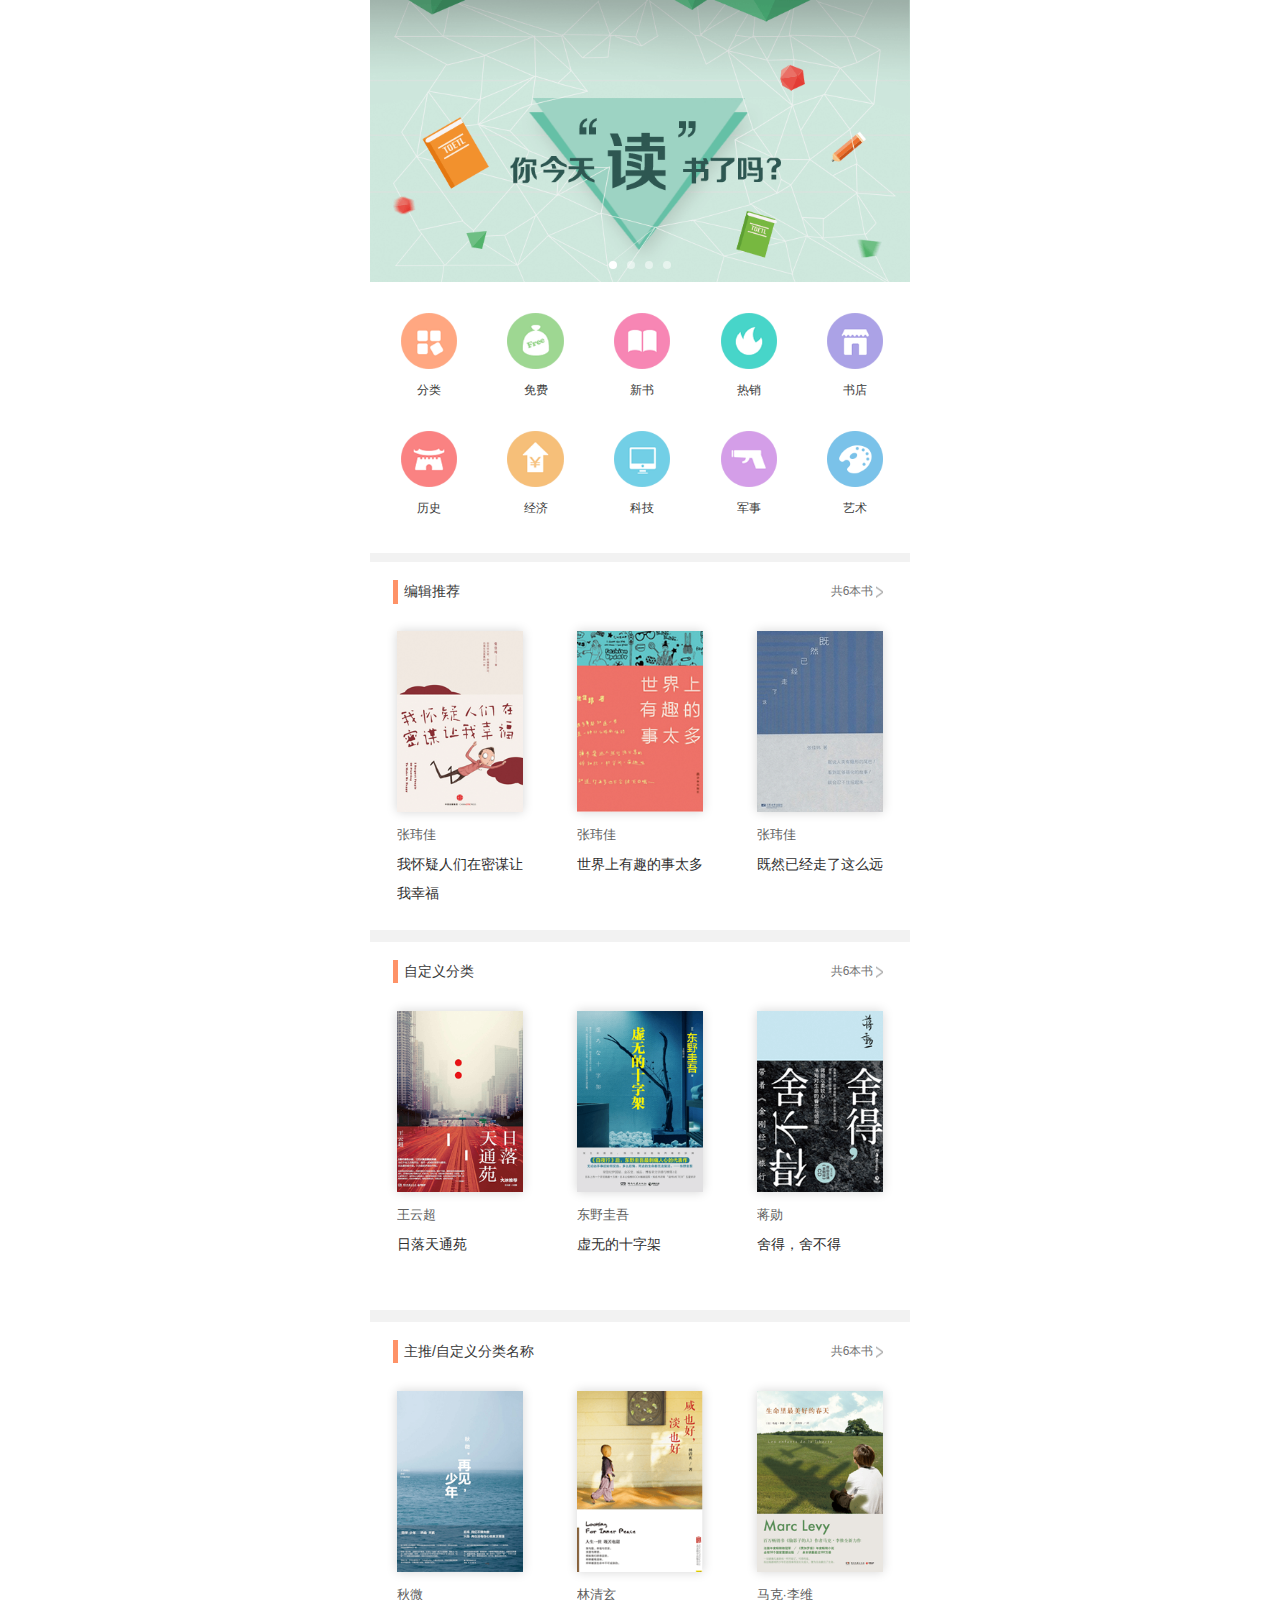
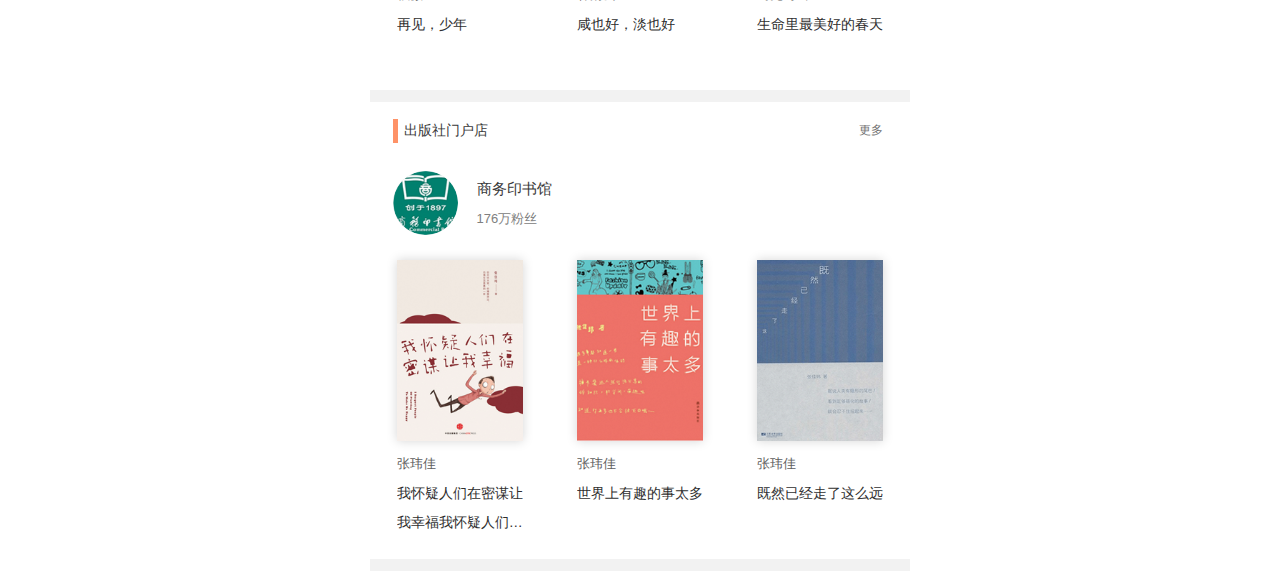
<file: index.html>
<!DOCTYPE html>
<html>
	<head>   
		<meta http-equiv="Content-Type" content="text/html; charset=utf-8" />
		<meta name="viewport" content="user-scalable=no, initial-scale=1.0,width=device-width, maximum-scale=1.0"/>
		<meta name="apple-mobile-web-app-capable" content="yes"/>
		<meta content="yes" name="apple-touch-fullscreen">
		<meta name="apple-mobile-web-app-status-bar-style" content="black"> 
		<meta content="telephone=no,email=no" name="format-detection">
		<meta http-equiv="Cache-Control" content="no-cache" />     
		<title>泛媒商城</title>
		<script src="js/flexible.js" type="text/javascript" charset="utf-8"></script>
		<link rel="stylesheet" type="text/css" href="css/style.css"/>
		<link rel="stylesheet" type="text/css" href="css/swiper.css"/> 
	</head>
	<body>
		<div class="view-box">
			<div class="content main-scroll" >
				<div class="banner-carousel swiper-container">
					<div class="swiper-wrapper">
						<div class="banner-slide swiper-slide">
							<a href="javascript:viod(0);"><img src="images/banner/bannerImg05.png"></a>
						</div>
						<div class="banner-slide swiper-slide">
							<a href="javascript:viod(0);"><img src="images/banner/bannerImg01.png"></a>
						</div>
						<div class="banner-slide swiper-slide">
							<a href="javascript:viod(0);"><img src="images/banner/bannerImg02.png"></a>
						</div>
						<div class="banner-slide swiper-slide">
							<a href="javascript:viod(0);"><img src="images/banner/bannerImg03.png"></a>
						</div>
					</div> 
					<div class="pagination swiper-pagination-bullets">
						<span></span>
						<span></span>
					</div>
				</div>
				<div class="column-box clearfix">
					<ul>
						<li>
							<a href="bookClassify.html">
								<div class="column-bg">
									<img src="images/column/columnImg01.png" />
								</div>
								<p>分类</p>
							</a>
						</li>
						<li>
							<a href="freeBook.html">
								<div class="column-bg">
									<img src="images/column/columnImg02.png" />
								</div>
								<p>免费</p>
							</a>
						</li>
						<li>
							<a href="newBook.html">
								<div class="column-bg">
									<img src="images/column/columnImg03.png" />
								</div>
								<p>新书</p>
							</a>
						</li>
						<li>
							<a href="hotSale.html">
								<div class="column-bg">
									<img src="images/column/columnImg04.png" />
								</div>
								<p>热销</p>
							</a>
						</li>
						<li>
							<a href="store.html">
								<div class="column-bg">
									<img src="images/column/columnImg05.png" />
								</div>
								<p>书店</p>
							</a>
						</li>
						<li>
							<a href="dataNone.html">
								<div class="column-bg">
									<img src="images/column/columnImg06.png" />
								</div>
								<p>历史</p>
							</a>
						</li>
						<li>
							<a href="dataNone.html">
								<div class="column-bg">
									<img src="images/column/columnImg07.png" />
								</div>
								<p>经济</p>
							</a>
						</li>
						<li>
							<a href="dataNone.html">
								<div class="column-bg">
									<img src="images/column/columnImg08.png" />
								</div>
								<p>科技</p>
							</a>
						</li>
						<li>
							<a href="dataNone.html">
								<div class="column-bg">
									<img src="images/column/columnImg09.png" />
								</div>
								<p>军事</p>
							</a>
						</li>
						<li>
							<a href="dataNone.html">
								<div class="column-bg">
									<img src="images/column/columnImg10.png" />
								</div>
								<p>艺术</p>
							</a>
						</li>
					</ul>
				</div>
				<div class="edit-recom-a">
					<div class="edit-a-title">
						<h5>编辑推荐</h5>
						<a href="javascript:void(0);">共6本书</a>
					</div>
					<div class="edit-list clearfix">
						<ul>
							<li>
								<a href="javascript:void(0);">
									<div class="book-bg">
										<img src="images/book/book01.png" />
									</div>
									<span>张玮佳</span>
									<p>我怀疑人们在密谋让我幸福</p>
								</a>
							</li>
							<li>
								<a href="javascript:void(0);">
									<div class="book-bg">
										<img src="images/book/book02.png" />
									</div>
									<span>张玮佳</span>
									<p>世界上有趣的事太多</p>
								</a>
							</li>
							<li>
								<a href="javascript:void(0);">
									<div class="book-bg">
										<img src="images/book/book03.png" />
									</div>
									<span>张玮佳</span>
									<p>既然已经走了这么远</p>
								</a>
							</li>
						</ul>
					</div>
				</div>
				<div class="edit-recom-a">
					<div class="edit-a-title">
						<h5>自定义分类</h5>
						<a href="javascript:void(0);">共6本书</a>
					</div>
					<div class="edit-list clearfix">
						<ul>
							<li>
								<a href="javascript:void(0);">
									<div class="book-bg">
										<img src="images/book/book04.png" />
									</div>
									<span>王云超</span>
									<p>日落天通苑</p>
								</a>
							</li>
							<li>
								<a href="javascript:void(0);">
									<div class="book-bg">
										<img src="images/book/book05.png" />
									</div>
									<span>东野圭吾</span>
									<p>虚无的十字架</p>
								</a>
							</li>
							<li>
								<a href="javascript:void(0);">
									<div class="book-bg">
										<img src="images/book/book06.png" />
									</div>
									<span>蒋勋</span>
									<p>舍得，舍不得</p>
								</a>
							</li>
						</ul>
					</div>
				</div>
				<div class="edit-recom-a">
					<div class="edit-a-title">
						<h5>主推/自定义分类名称</h5>
						<a href="javascript:void(0);">共6本书</a>
					</div>
					<div class="edit-list clearfix">
						<ul>
							<li>
								<a href="javascript:void(0);">
									<div class="book-bg">
										<img src="images/book/book07.png" />
									</div>
									<span>秋微</span>
									<p>再见，少年</p>
								</a>
							</li>
							<li>
								<a href="javascript:void(0);">
									<div class="book-bg">
										<img src="images/book/book08.png" />
									</div>
									<span>林清玄</span>
									<p>咸也好，淡也好</p>
								</a>
							</li>
							<li>
								<a href="javascript:void(0);">
									<div class="book-bg">
										<img src="images/book/book09.png" />
									</div>
									<span>马克·李维</span>
									<p>生命里最美好的春天</p>
								</a>
							</li>
						</ul>
					</div>
				</div>
				<div class="edit-recom-b">
					<div class="edit-b-title">
						<h5>出版社门户店</h5>
						<a href="javascript:void(0);">更多</a>
					</div>
					<div class="publisher-b">
						<div class="publisher-bg">
							<img src="images/logo/logo01.png" />
						</div>
						<div class="publisher-b-info">
							<p>商务印书馆</p>
							<a>176万粉丝</a>
						</div>
					</div>
					<div class="edit-list clearfix">
						<ul>
							<li>
								<a href="javascript:void(0);">
									<div class="book-bg">
										<img src="images/book/book01.png" />
									</div>
									<span>张玮佳</span>
									<p>我怀疑人们在密谋让我幸福我怀疑人们在密谋让我幸福</p>
								</a>
							</li>
							<li>
								<a href="javascript:void(0);">
									<div class="book-bg">
										<img src="images/book/book02.png" />
									</div>
									<span>张玮佳</span>
									<p>世界上有趣的事太多</p>
								</a>
							</li>
							<li>
								<a href="javascript:void(0);">
									<div class="book-bg">
										<img src="images/book/book03.png" />
									</div>
									<span>张玮佳</span>
									<p>既然已经走了这么远</p>
								</a>
							</li>
						</ul>
					</div>
				</div>
			</div>
		</div>
		<script src="js/swiper.min.js" type="text/javascript" charset="utf-8"></script>
		<script type="text/javascript">
			var mySwiper = new Swiper('.swiper-container',{
			    loop: true,
			    pagination: '.pagination',
    			paginationClickable: '.pagination',
			});  
			setInterval("mySwiper.slideNext()", 2000);
		</script>
	</body>
</html>
</file>
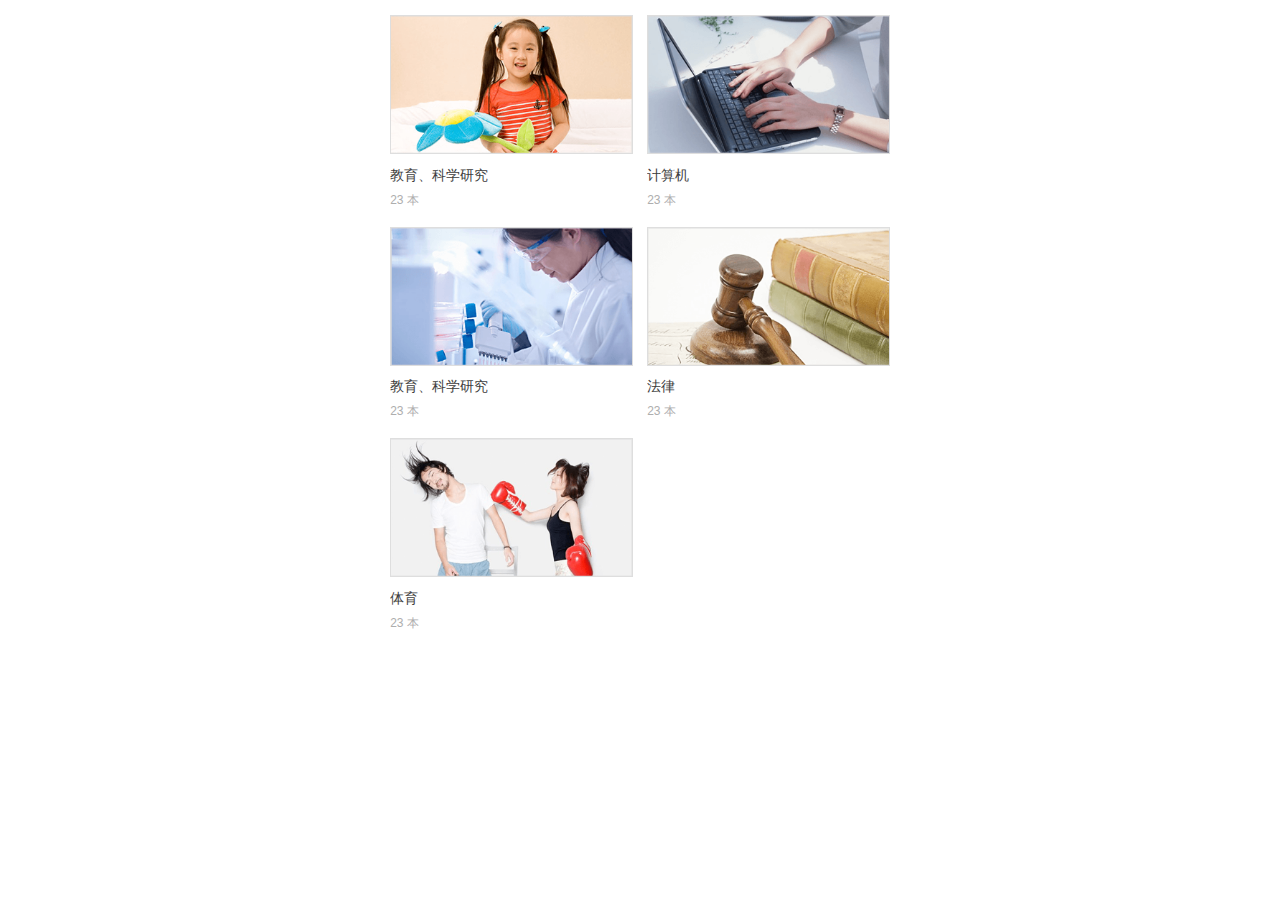
<file: bookClassify.html>
<!DOCTYPE html>
<html>
	<head>   
		<meta http-equiv="Content-Type" content="text/html; charset=utf-8" />
		<meta name="viewport" content="user-scalable=no, initial-scale=1.0,width=device-width, maximum-scale=1.0"/>
		<meta name="apple-mobile-web-app-capable" content="yes"/>
		<meta content="yes" name="apple-touch-fullscreen">
		<meta name="apple-mobile-web-app-status-bar-style" content="black"> 
		<meta content="telephone=no,email=no" name="format-detection">
		<meta http-equiv="Cache-Control" content="no-cache" />     
		<title>泛媒商城-图书分类</title>
		<script src="js/flexible.js" type="text/javascript" charset="utf-8"></script>
		<link rel="stylesheet" type="text/css" href="css/style.css"/>
		<link rel="stylesheet" type="text/css" href="css/swiper.css"/>
	</head>
	<body>
		<div class="view-box">
			<!--<div class="classiy-head">
				<a class="return" href="index.html"></a>
				<h4>
					<em>图书分类</em>
				</h4>
			</div>-->
			<div class="content main-scroll">
				<div class="classiy-list">
					<ul class="clearfix">
						<li>
							<a href="bookClassifyDetail.html">
								<div class="img-bg">
									<img src="images/classify/classify01.png" />
								</div>
								<p>教育、科学研究</p>
								<span>23</span>
								<span>本</span>
							</a>
						</li>
						<li>
							<a href="bookClassifyDetail.html">
								<div class="img-bg">
									<img src="images/classify/classify02.png" />
								</div>
								<p>计算机</p>
								<span>23</span>
								<span>本</span>
							</a>
						</li>
						<li>
							<a href="bookClassifyDetail.html">
								<div class="img-bg">
									<img src="images/classify/classify03.png" />
								</div>
								<p>教育、科学研究</p>
								<span>23</span>
								<span>本</span>
							</a>
						</li>
						<li>
							<a href="bookClassifyDetail.html">
								<div class="img-bg">
									<img src="images/classify/classify04.png" />
								</div>
								<p>法律</p>
								<span>23</span>
								<span>本</span>
							</a>
						</li>
						<li>
							<a href="bookClassifyDetail.html">
								<div class="img-bg">
									<img src="images/classify/classify05.png" />
								</div>
								<p>体育</p>
								<span>23</span>
								<span>本</span>
							</a>
						</li>
					</ul>
				</div>
			</div>
		</div>
	</body>
</html>
</file>
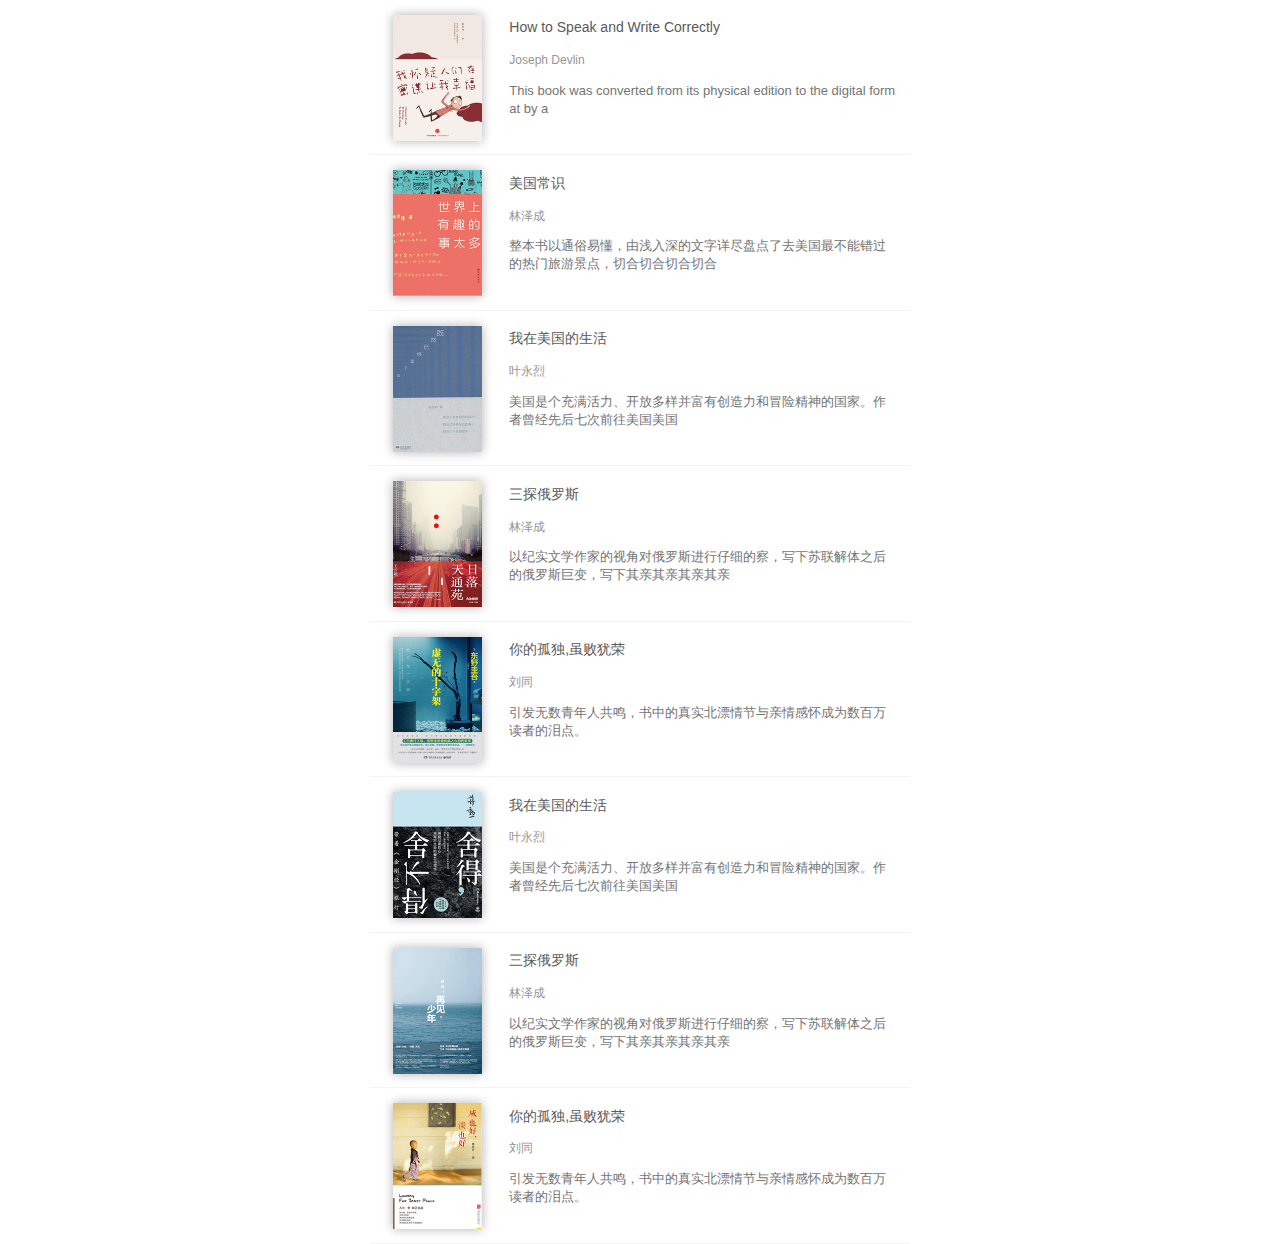
<file: bookClassifyDetail.html>
<!DOCTYPE html>
<html>
	<head>   
		<meta http-equiv="Content-Type" content="text/html; charset=utf-8" />
		<meta name="viewport" content="user-scalable=no, initial-scale=1.0,width=device-width, maximum-scale=1.0"/>
		<meta name="apple-mobile-web-app-capable" content="yes"/>
		<meta content="yes" name="apple-touch-fullscreen">
		<meta name="apple-mobile-web-app-status-bar-style" content="black"> 
		<meta content="telephone=no,email=no" name="format-detection">
		<meta http-equiv="Cache-Control" content="no-cache" />     
		<title>泛媒商城-图书分类</title>
		<script src="js/flexible.js" type="text/javascript" charset="utf-8"></script>
		<link rel="stylesheet" type="text/css" href="css/style.css"/>
		<link rel="stylesheet" type="text/css" href="css/swiper.css"/>
	</head>
	<body>
		<div class="view-box">
			<!--<div class="classiy-head">
				<a class="return" href="bookClassify.html"></a>
				<h3>
					<em>计算机</em>
					<em>─</em>
					<em>语言及程序设计</em>
				</h3>
				<a class="menu" id="menu"></a>
			</div>
			<div class="menu-list" id="menu-list" style="display: none;">
				<ul class="clearfix">
					<li>全部<a>(823)</a></li>
					<li>计算机原理<a>(23)</a></li>
					<li>辅助设计<a>(8)</a></li>
					<li>图形图像、多媒体<a>(13)</a></li>
					<li>操作系统<a>(36)</a></li>
					<li>计算机网络<a>(12)</a></li>
					<li>办公自动化<a>(34)</a></li>
					<li>软件<a>(52)</a></li>
				</ul>
			</div>
			<div class="bg" id="bg" style="display: none;"></div>-->
			<div class="content main-scroll">
				<div class="detail-list clearfix">
					<dl>
						<dt><img src="images/book/book01.png" /></dt>
						<dd>
							<h5>How to Speak and Write Correctly</h5>
							<a>Joseph Devlin  </a>
							<p>This book was converted from its physical edition to the digital format by a </p>
						</dd>
					</dl>
					<dl>
						<dt><img src="images/book/book02.png" /></dt>
						<dd>
							<h5>美国常识</h5>
							<a>林泽成 </a>
							<p>整本书以通俗易懂，由浅入深的文字详尽盘点了去美国最不能错过的热门旅游景点，切合切合切合切合</p>
						</dd>
					</dl>
					<dl>
						<dt><img src="images/book/book03.png" /></dt>
						<dd>
							<h5>我在美国的生活</h5>
							<a>叶永烈  </a>
							<p>美国是个充满活力、开放多样并富有创造力和冒险精神的国家。作者曾经先后七次前往美国美国</p>
						</dd>
					</dl>
					<dl>
						<dt><img src="images/book/book04.png" /></dt>
						<dd>
							<h5>三探俄罗斯</h5>
							<a>林泽成 </a>
							<p>以纪实文学作家的视角对俄罗斯进行仔细的察，写下苏联解体之后的俄罗斯巨变，写下其亲其亲其亲其亲</p>
						</dd>
					</dl>
					<dl>
						<dt><img src="images/book/book05.png" /></dt>
						<dd>
							<h5>你的孤独,虽败犹荣</h5>
							<a>刘同</a>
							<p>引发无数青年人共鸣，书中的真实北漂情节与亲情感怀成为数百万读者的泪点。</p>
						</dd>
					</dl>
					<dl>
						<dt><img src="images/book/book06.png" /></dt>
						<dd>
							<h5>我在美国的生活</h5>
							<a>叶永烈  </a>
							<p>美国是个充满活力、开放多样并富有创造力和冒险精神的国家。作者曾经先后七次前往美国美国</p>
						</dd>
					</dl>
					<dl>
						<dt><img src="images/book/book07.png" /></dt>
						<dd>
							<h5>三探俄罗斯</h5>
							<a>林泽成 </a>
							<p>以纪实文学作家的视角对俄罗斯进行仔细的察，写下苏联解体之后的俄罗斯巨变，写下其亲其亲其亲其亲</p>
						</dd>
					</dl>
					<dl>
						<dt><img src="images/book/book08.png" /></dt>
						<dd>
							<h5>你的孤独,虽败犹荣</h5>
							<a>刘同</a>
							<p>引发无数青年人共鸣，书中的真实北漂情节与亲情感怀成为数百万读者的泪点。</p>
						</dd>
					</dl>
				</div>
			</div>
		</div>
	</body>
</html>
</file>
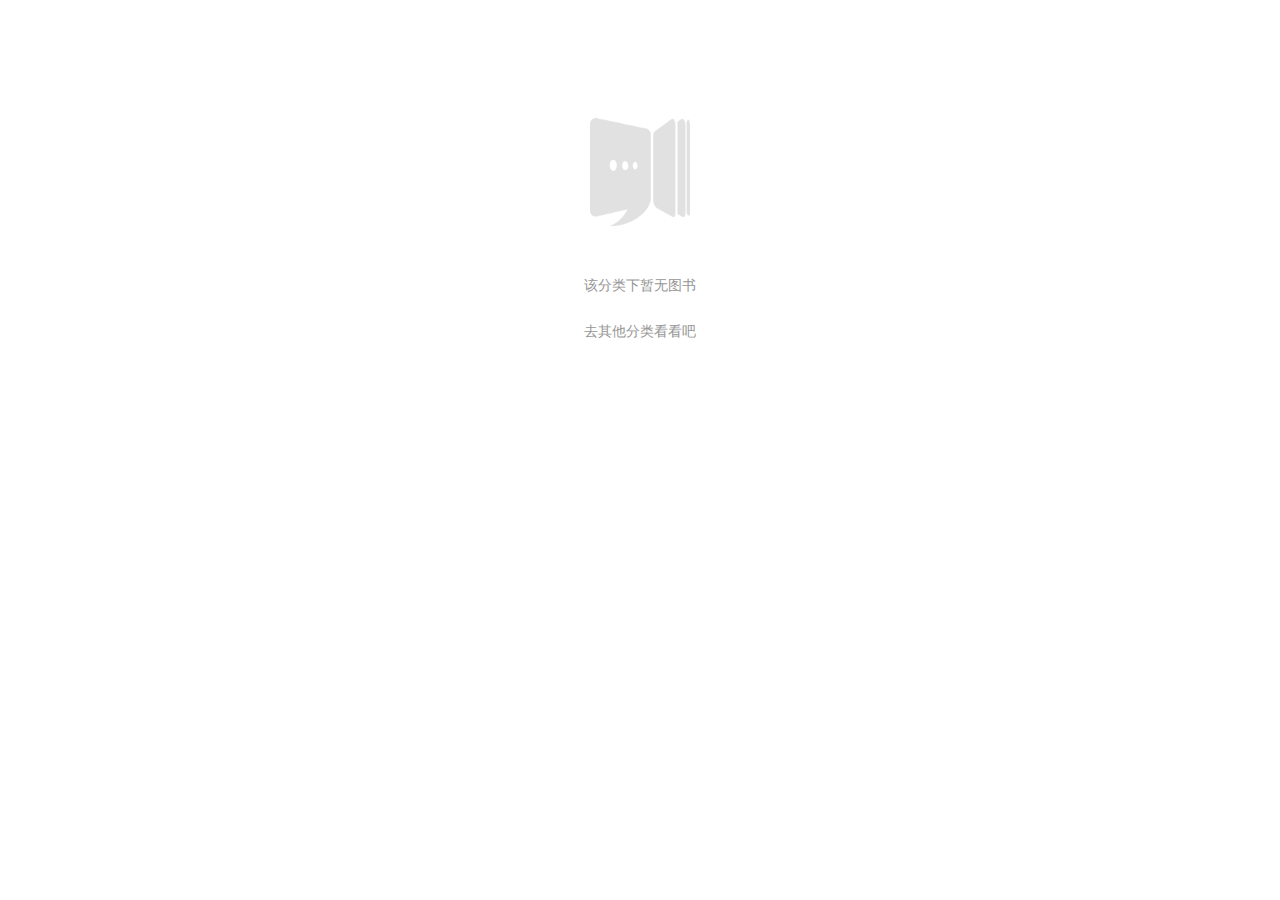
<file: dataNone.html>
<!DOCTYPE html>
<html>
	<head>   
		<meta http-equiv="Content-Type" content="text/html; charset=utf-8" />
		<meta name="viewport" content="user-scalable=no, initial-scale=1.0,width=device-width, maximum-scale=1.0"/>
		<meta name="apple-mobile-web-app-capable" content="yes"/>
		<meta content="yes" name="apple-touch-fullscreen">
		<meta name="apple-mobile-web-app-status-bar-style" content="black"> 
		<meta content="telephone=no,email=no" name="format-detection">
		<meta http-equiv="Cache-Control" content="no-cache" />     
		<title>泛媒商城-无数据</title>
		<script src="js/flexible.js" type="text/javascript" charset="utf-8"></script>
		<link rel="stylesheet" type="text/css" href="css/style.css"/>
		<link rel="stylesheet" type="text/css" href="css/swiper.css"/>
	</head>
	<body>
		<div class="view-box">
			<!--<div class="classiy-head">
				<a class="return" href="index.html"></a>
				<h4>
					<em>新书上架</em>
				</h4>
			</div>-->
			<div class="content main-scroll">
				<div class="data-none">
					<img src="images/dataNone.png"/>
					<p>该分类下暂无图书<br/>去其他分类看看吧</p>
				</div>
			</div>
		</div>
	</body>
</html>
</file>
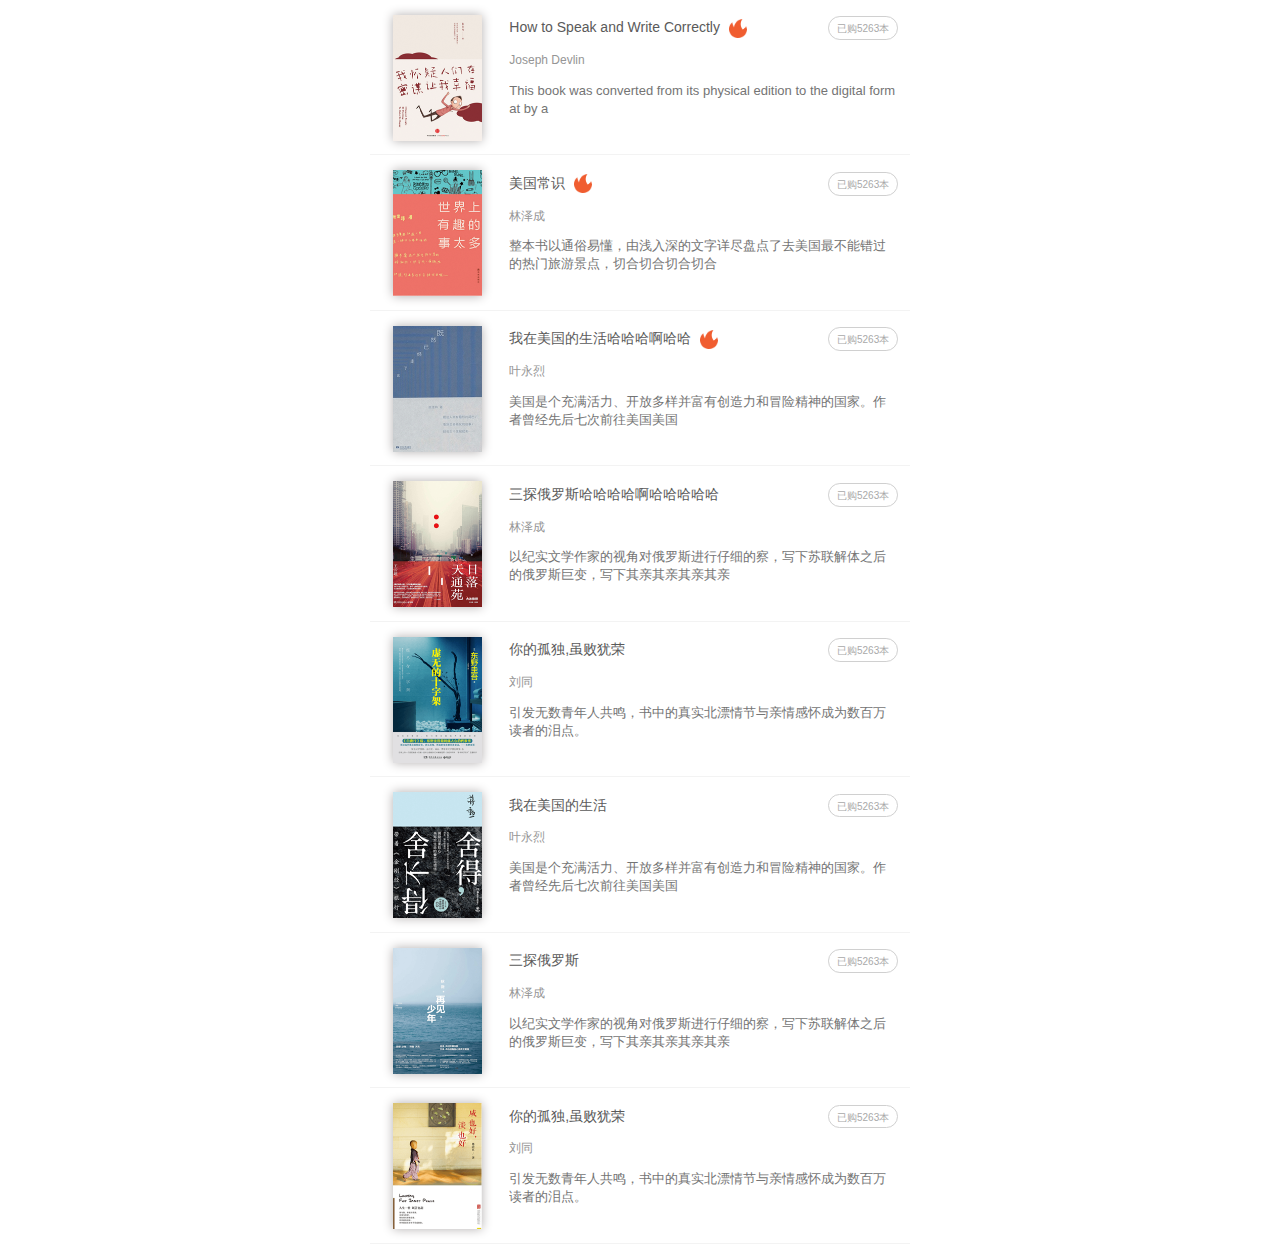
<file: hotSale.html>
<!DOCTYPE html>
<html>
	<head>   
		<meta http-equiv="Content-Type" content="text/html; charset=utf-8" />
		<meta name="viewport" content="user-scalable=no, initial-scale=1.0,width=device-width, maximum-scale=1.0"/>
		<meta name="apple-mobile-web-app-capable" content="yes"/>
		<meta content="yes" name="apple-touch-fullscreen">
		<meta name="apple-mobile-web-app-status-bar-style" content="black"> 
		<meta content="telephone=no,email=no" name="format-detection">
		<meta http-equiv="Cache-Control" content="no-cache" />     
		<title>泛媒商城-热销图书</title>
		<script src="js/flexible.js" type="text/javascript" charset="utf-8"></script>
		<link rel="stylesheet" type="text/css" href="css/style.css"/>
		<link rel="stylesheet" type="text/css" href="css/swiper.css"/>
	</head>
	<body>
		<div class="view-box">
			<!--<div class="classiy-head">
				<a class="return" href="index.html"></a>
				<h4>
					<em>热销图书</em> 
				</h4>
			</div>-->
			<div class="content main-scroll">
				<div class="detail-list clearfix">
					<dl>
						<dt><img src="images/book/book01.png" /></dt>
						<dd>
							<div class="hot-title">
								<h5>How to Speak and Write Correctly</h5> 
								<a>已购5263本</a>
							</div>
							<a>Joseph Devlin  </a>
							<p>This book was converted from its physical edition to the digital format by a </p>
						</dd>
					</dl>
					<dl>
						<dt><img src="images/book/book02.png" /></dt>
						<dd>
							<div class="hot-title">
								<h5>美国常识</h5> 
								<a>已购5263本</a>
							</div>
							<a>林泽成 </a>
							<p>整本书以通俗易懂，由浅入深的文字详尽盘点了去美国最不能错过的热门旅游景点，切合切合切合切合</p>
						</dd>
					</dl>
					<dl>
						<dt><img src="images/book/book03.png" /></dt>
						<dd>
							<div class="hot-title">
								<h5>我在美国的生活哈哈哈啊哈哈</h5> 
								<a>已购5263本</a>
							</div>
							<a>叶永烈  </a>
							<p>美国是个充满活力、开放多样并富有创造力和冒险精神的国家。作者曾经先后七次前往美国美国</p>
						</dd>
					</dl>
					<dl>
						<dt><img src="images/book/book04.png" /></dt>
						<dd>
							<div class="hot-title">
								<h5>三探俄罗斯哈哈哈哈啊哈哈哈哈哈</h5>
								<a>已购5263本</a>
							</div>
							<a>林泽成 </a>
							<p>以纪实文学作家的视角对俄罗斯进行仔细的察，写下苏联解体之后的俄罗斯巨变，写下其亲其亲其亲其亲</p>
						</dd>
					</dl>
					<dl>
						<dt><img src="images/book/book05.png" /></dt>
						<dd>
							<div class="hot-title">
								<h5>你的孤独,虽败犹荣</h5>
								<a>已购5263本</a>
							</div>
							<a>刘同</a>
							<p>引发无数青年人共鸣，书中的真实北漂情节与亲情感怀成为数百万读者的泪点。</p>
						</dd>
					</dl>
					<dl>
						<dt><img src="images/book/book06.png" /></dt>
						<dd>
							<div class="hot-title">
								<h5>我在美国的生活</h5>
								<a>已购5263本</a>
							</div>
							<a>叶永烈  </a>
							<p>美国是个充满活力、开放多样并富有创造力和冒险精神的国家。作者曾经先后七次前往美国美国</p>
						</dd>
					</dl>
					<dl>
						<dt><img src="images/book/book07.png" /></dt>
						<dd>
							<div class="hot-title">
								<h5>三探俄罗斯</h5>
								<a>已购5263本</a>
							</div>
							<a>林泽成 </a>
							<p>以纪实文学作家的视角对俄罗斯进行仔细的察，写下苏联解体之后的俄罗斯巨变，写下其亲其亲其亲其亲</p>
						</dd>
					</dl>
					<dl>
						<dt><img src="images/book/book08.png" /></dt>
						<dd>
							<div class="hot-title">
								<h5>你的孤独,虽败犹荣</h5>
								<a>已购5263本</a>
							</div>
							<a>刘同</a>
							<p>引发无数青年人共鸣，书中的真实北漂情节与亲情感怀成为数百万读者的泪点。</p>
						</dd>
					</dl>
				</div>
			</div>
		</div>
	</body>
</html>
</file>
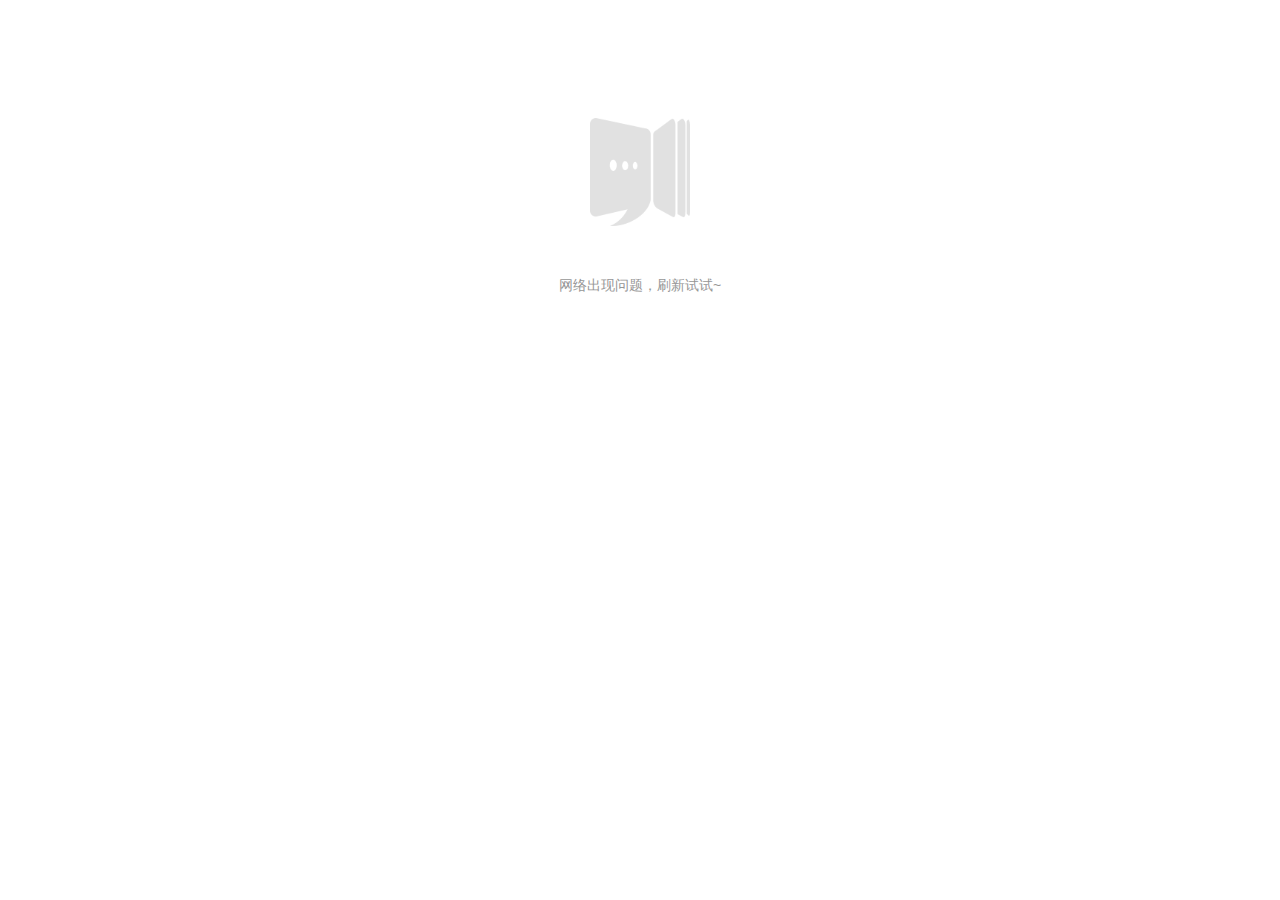
<file: networkFault.html>
<!DOCTYPE html>
<html>
	<head>   
		<meta http-equiv="Content-Type" content="text/html; charset=utf-8" />
		<meta name="viewport" content="user-scalable=no, initial-scale=1.0,width=device-width, maximum-scale=1.0"/>
		<meta name="apple-mobile-web-app-capable" content="yes"/>
		<meta content="yes" name="apple-touch-fullscreen">
		<meta name="apple-mobile-web-app-status-bar-style" content="black"> 
		<meta content="telephone=no,email=no" name="format-detection">
		<meta http-equiv="Cache-Control" content="no-cache" />     
		<title>泛媒商城-网络故障</title>
		<script src="js/flexible.js" type="text/javascript" charset="utf-8"></script>
		<link rel="stylesheet" type="text/css" href="css/style.css"/>
		<link rel="stylesheet" type="text/css" href="css/swiper.css"/>
	</head>
	<body>
		<div class="view-box">
			<div class="content main-scroll">
				<div class="data-none">
					<img src="images/dataNone.png"/>
					<p>网络出现问题，刷新试试~</p>
				</div>
			</div>
		</div>
	</body>
</html>
</file>
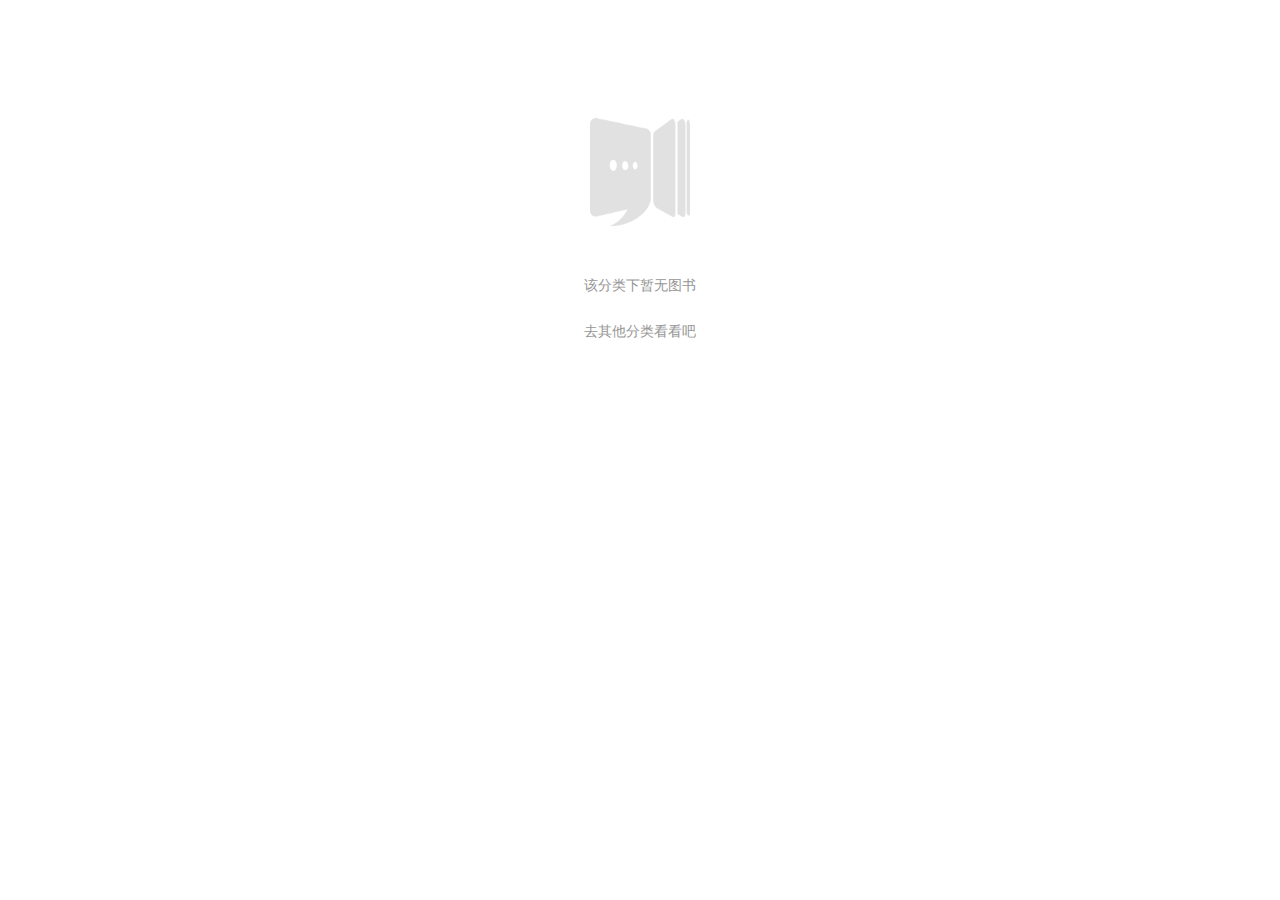
<file: newBook.html>
<!DOCTYPE html>
<html>
	<head>   
		<meta http-equiv="Content-Type" content="text/html; charset=utf-8" />
		<meta name="viewport" content="user-scalable=no, initial-scale=1.0,width=device-width, maximum-scale=1.0"/>
		<meta name="apple-mobile-web-app-capable" content="yes"/>
		<meta content="yes" name="apple-touch-fullscreen">
		<meta name="apple-mobile-web-app-status-bar-style" content="black"> 
		<meta content="telephone=no,email=no" name="format-detection">
		<meta http-equiv="Cache-Control" content="no-cache" />     
		<title>泛媒商城-新书上架</title>
		<script src="js/flexible.js" type="text/javascript" charset="utf-8"></script>
		<link rel="stylesheet" type="text/css" href="css/style.css"/>
		<link rel="stylesheet" type="text/css" href="css/swiper.css"/>
	</head>
	<body>
		<div class="view-box">
			<!--<div class="classiy-head">
				<a class="return" href="index.html"></a>
				<h4>
					<em>新书上架</em>
				</h4>
			</div>-->
			<div class="content main-scroll">
				<div class="data-none">
					<img src="images/dataNone.png"/>
					<p>该分类下暂无图书<br/>去其他分类看看吧</p>
				</div>
			</div>
		</div>
	</body>
</html>
</file>
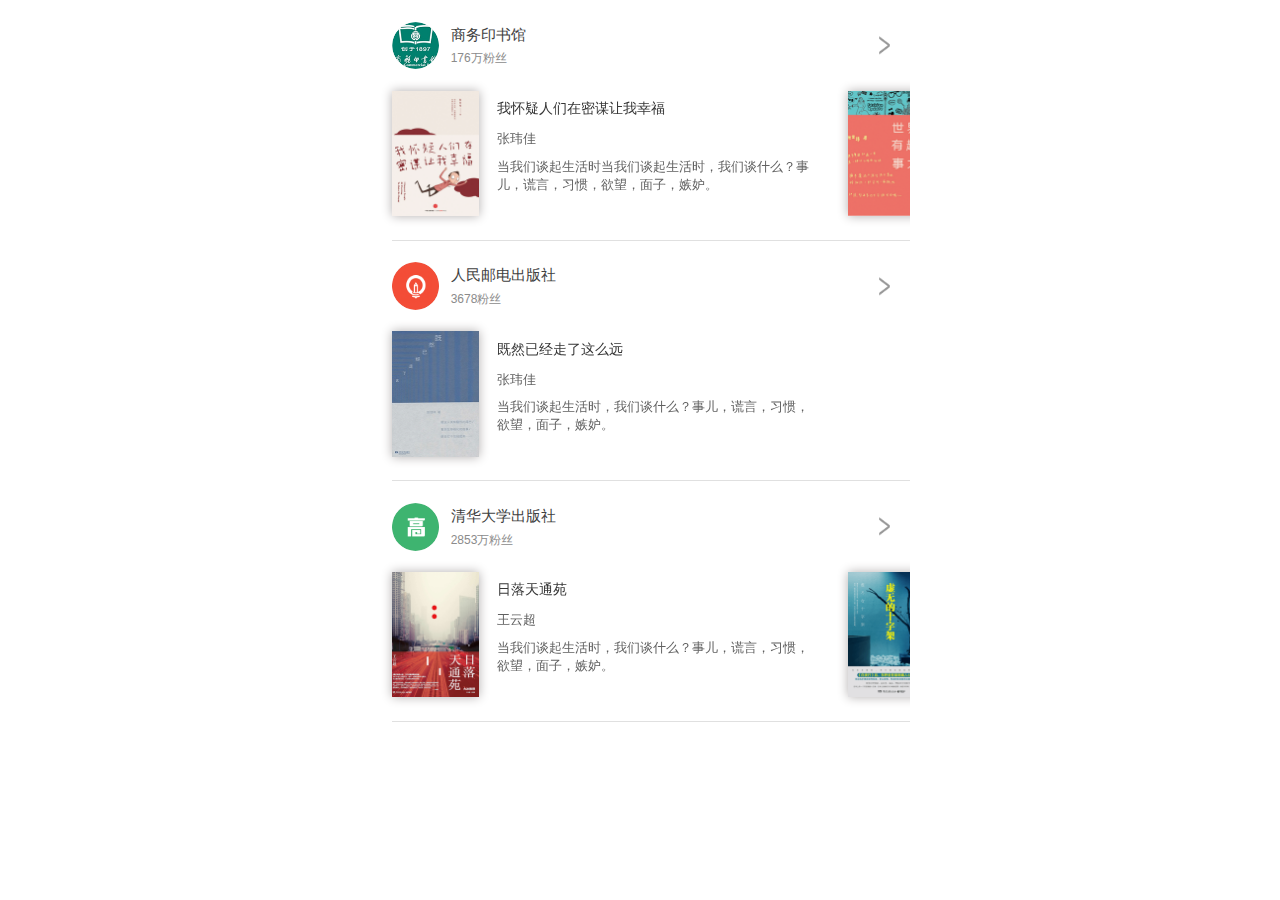
<file: store.html>
<!DOCTYPE html>
<html>
	<head>   
		<meta http-equiv="Content-Type" content="text/html; charset=utf-8" />
		<meta name="viewport" content="user-scalable=no, initial-scale=1.0,width=device-width, maximum-scale=1.0"/>
		<meta name="apple-mobile-web-app-capable" content="yes"/>
		<meta content="yes" name="apple-touch-fullscreen">
		<meta name="apple-mobile-web-app-status-bar-style" content="black"> 
		<meta content="telephone=no,email=no" name="format-detection">
		<meta http-equiv="Cache-Control" content="no-cache" />     
		<title>泛媒商城-图书商店</title>
		<script src="js/flexible.js" type="text/javascript" charset="utf-8"></script>
		<link rel="stylesheet" type="text/css" href="css/style.css"/>
		<link rel="stylesheet" type="text/css" href="css/swiper.css"/>
	</head>
	<body>
		<div class="view-box">
			<!--<div class="classiy-head">
				<a class="return" href="index.html"></a>
				<h4>
					<em>出版社门户店</em>
				</h4>
			</div>-->
			<div class="content main-scroll">
				<div class="store-list">
					<!--出版社门户店-begin-->
					<div class="store-content">
						<div class="store-title">
							<div class="store-bg">
								<img src="images/logo/logo01.png" />
							</div>
							<div class="store-info">
								<p>商务印书馆</p>
								<a>176万粉丝</a>
							</div>
							<div class="store-in"></div>
						</div>
						<div class="store-book-list">
							<div class="store-container swiper-container">
								<div class="swiper-wrapper">
									<!--swiper-slide为一本书-->
									<div class="swiper-slide">
										<dl>
											<dt>
												<img src="images/book/book01.png" />
											</dt>
											<dd>
												<h6>我怀疑人们在密谋让我幸福</h6>
												<span>张玮佳</span>
												<p>当我们谈起生活时当我们谈起生活时，我们谈什么？事儿，谎言，习惯，欲望，面子，嫉妒。</p>
											</dd>
										</dl>
									</div>
									<!--swiper-slide为一本书-->
									<div class="swiper-slide">
										<dl>
											<dt>
												<img src="images/book/book02.png" />
											</dt>
											<dd>
												<h6>世界上有趣的事太多</h6>
												<span>张玮佳</span>
												<p>当我们谈起生活时，我们谈什么？事儿，谎言，习惯，欲望，面子，嫉妒。</p>
											</dd>
										</dl>	
									</div>
									<!--swiper-slide为一本书-->
									<div class="swiper-slide">
										<dl>
											<dt>
												<img src="images/book/book06.png" />
											</dt>
											<dd>
												<h6>舍得，舍不得</h6>
												<span>蒋勋</span>
												<p>当我们谈起生活时，我们谈什么？事儿，谎言，习惯，欲望，面子，嫉妒。</p>
											</dd>
										</dl>	
									</div>
								</div>
							</div>
						</div>
					</div>
					<!--出版社门户店-end-->
					<!--出版社门户店-begin-->
					<div class="store-content">
						<div class="store-title">
							<div class="store-bg">
								<img src="images/logo/logo02.png" />
							</div>
							<div class="store-info">
								<p>人民邮电出版社</p>
								<a>3678粉丝</a>
							</div>
							<div class="store-in"></div>
						</div>
						<div class="store-book-list">
							<div class="store-container swiper-container">
								<div class="swiper-wrapper">
									<!--swiper-slide为一本书-->
									<div class="swiper-slide">
										<dl>
											<dt>
												<img src="images/book/book03.png" />
											</dt>
											<dd>
												<h6>既然已经走了这么远</h6>
												<span>张玮佳</span>
												<p>当我们谈起生活时，我们谈什么？事儿，谎言，习惯，欲望，面子，嫉妒。</p>
											</dd>
										</dl>
									</div>
								</div>
							</div>
						</div>
					</div>
					<!--出版社门户店-end-->
					<!--出版社门户店-begin-->
					<div class="store-content">
						<div class="store-title">
							<div class="store-bg">
								<img src="images/logo/logo03.png" />
							</div>
							<div class="store-info">
								<p>清华大学出版社</p>
								<a>2853万粉丝</a>
							</div>
							<div class="store-in"></div>
						</div>
						<div class="store-book-list">
							<div class="store-container swiper-container">
								<div class="swiper-wrapper">
									<!--swiper-slide为一本书-->
									<div class="swiper-slide">
										<dl>
											<dt>
												<img src="images/book/book04.png" />
											</dt>
											<dd>
												<h6>日落天通苑</h6>
												<span>王云超</span>
												<p>当我们谈起生活时，我们谈什么？事儿，谎言，习惯，欲望，面子，嫉妒。</p>
											</dd>
										</dl>
									</div>
									<!--swiper-slide为一本书-->
									<div class="swiper-slide">
										<dl>
											<dt>
												<img src="images/book/book05.png" />
											</dt>
											<dd>
												<h6>虚无的十字架</h6>
												<span>东野圭吾</span>
												<p>当我们谈起生活时，我们谈什么？事儿，谎言，习惯，欲望，面子，嫉妒。</p>
											</dd>
										</dl>	
									</div>
								</div>
							</div>
						</div>
					</div>
					<!--出版社门户店-end-->
				</div>
			</div>
		</div>
		<script src="js/swiper.min.js" type="text/javascript" charset="utf-8"></script>
		<script type="text/javascript">
			var mySwiper = new Swiper('.swiper-container',{
        		slidesPerView: 'auto',
        		spaceBetween: 24,
			});  
		</script>
	</body>
</html>
</file>
<file: css/style.css>
@charset 'UTF-8';
/*cssReset*/
html{ color: #000; /*background: #f2f2f2;*/ -webkit-text-size-adjust: 100%; -ms-text-size-adjust: 100%}
article,aside,blockquote,body,button,code,dd,details,div,dl,dt,fieldset,figcaption,figure,footer,form,h1,h2,h3,h4,h5,h6,header,hgroup,hr,input,legend,li,menu,nav,ol,p,pre,section,td,textarea,th,ul { margin: 0; padding: 0; -webkit-tap-highlight-color: rgba(0,0,0,0); -webkit-touch-callout:none; -webkit-user-select:none; -khtml-user-select:none; -moz-user-select:none; -ms-user-select:none; user-select:none;}
input,select,textarea { font-size: 100%; }
table { border-collapse: collapse; border-spacing: 0; }
fieldset,img { border: 0; }
abbr,acronym { border: 0; font-variant: normal; }
del { text-decoration: line-through; }
address,caption,cite,code,dfn,em,th,var { font-style: normal; font-weight: 500; }
ol,ul { list-style: none; }
caption,th { text-align: left; }
h1,h2,h3,h4,h5,h6 { font-size: 100%; font-weight: 500;}
q:after,q:before { content: ''; }
sub,sup { font-size: 75%; line-height: 0; position: relative; vertical-align: baseline; }
a,ins { text-decoration: none; }
body{ font-family: "Helvetica Neue",Helvetica,Arial,sans-serif; }
/*clearfix*/
.clearfix:before, .clearfix:after { content:""; display:table; }
.clearfix:after { clear:both; overflow:hidden;}
.clearfix { zoom:1;}
.view-box{ width: 100%; /*height: auto; overflow: auto; -webkit-overflow-scrolling:touch;*/ }
/*#main-scroll{ overflow: scroll; -webkit-overflow-scrolling: touch; -webkit-transform: translate3d(0,0,0)}*/
.content{ width: 10rem; margin: 0 auto; height: auto;}
.banner-carousel{width: 100%; height: 5.2267rem;}
.banner-slide{ display: block; width: 10rem; height: 100%; float: left; background: #f0f0f0;}
.banner-slide a{ display: block; width: 100%; height: 100%; vertical-align: middle; overflow: hidden;}
.banner-slide img{ width: 100%; height: 100%; border: 0;}
/*column-box*/
.column-box{ width: 10rem; height: auto; padding-top: 0.24rem; padding-bottom: 0.4267rem; background: #fff; border-bottom: 9px solid #f2f2f2;}
.column-box ul{ box-sizing: border-box; width: 100%; height: 100%; padding-left: 0.1067rem; }
.column-box ul li{ box-sizing: border-box; width: 1.9733rem; padding: 0.3333rem 0.4667rem 0 0.4667rem; float: left;}
.column-box ul li a{ display: block;}
.column-bg{ background: #f0f0f0; width: 1.04rem; height: 1.04rem; border-radius: 0.52rem;}
.column-box ul li img{ width: 100%;}
.column-box ul li p{ width: 100%; height: 0.8rem; line-height: 0.8rem; text-align: center; font-size: 12px; color: #393939;}
/*edit-recom-a*/
.edit-recom-a{ width: 10rem; background: #fff; border-bottom: 12px solid #f2f2f2;}
.edit-a-title{ box-sizing: border-box; width: 10rem; height: 1.28rem; padding: 0.3333rem 0.4933rem 0.4267rem 0.4267rem; position: relative;}
.edit-a-title h5{ width: 5.3333rem; height: 0.44rem; line-height: 0.44rem; border-left: 5px solid #fe9267; padding-left: 6px; font-size: 14px; color: #393939; font-weight: normal; overflow: hidden; white-space: nowrap; text-overflow: ellipsis; } 
.edit-a-title a{ display: block; height: 0.44rem; line-height: 0.44rem; position: absolute; right: 0.4933rem; top: 0.3333rem; color: #717171; font-size: 12px; background: url(../images/editMorebg.png) right center no-repeat; background-size: auto 50%; padding-right: 10px;}
.edit-list{ width: 100%; height: auto; background: #fff;}
.edit-list ul{ width: 100%;}
.edit-list ul li{ box-sizing: border-box; width: 3.3333rem; padding-left: 0.4933rem; padding-right: 0.4933rem;  padding-bottom: 0.4rem;  float: left;}
.edit-list ul li a{ display: block; width: 100%; height: 100%;}
.book-bg{ width: inherit; height: 3.36rem; background: #f0f0f0; box-shadow: 0 0 10px #d5d5d5;}
.edit-list ul li img{ width: inherit; height: inherit;}
.edit-list ul li span{ width: 100%; color: #5e5e5e; font-size: 13px; height: 0.5333rem; line-height: 0.5333rem; padding-top: 0.16rem; display: block; overflow: hidden; white-space: nowrap; text-overflow: ellipsis;}
.edit-list ul li p{ width: 100%; color: #2f2f2f; font-size: 14px; height: 1.08rem; line-height: 0.54rem; overflow: hidden; word-wrap: break-word; word-break: break-all; text-overflow: ellipsis; display: -webkit-box; -webkit-line-clamp: 2; -webkit-box-orient: vertical;}
/*edit-recom-b*/
.edit-recom-b{ width: 10rem; background: #fff; border-bottom: 12px solid #f2f2f2;}
.edit-b-title{ box-sizing: border-box; width: 10rem; height: 1.28rem; padding: 0.3333rem 0.4933rem 0.4267rem 0.4267rem; position: relative;}
.edit-b-title h5{ width: 5.3333rem; height: 0.44rem; line-height: 0.44rem; border-left: 5px solid #fe9267; padding-left: 6px; font-size: 14px; color: #393939; font-weight: normal; overflow: hidden; white-space: nowrap; text-overflow: ellipsis;} 
.edit-b-title a{ display: block; height: 0.44rem; line-height: 0.44rem; position: absolute; right: 0.4933rem; top: 0.3333rem; color: #717171; font-size: 12px; }
.publisher-b { box-sizing: border-box; width: 10rem; height: 1.6533rem; padding-bottom: 0.4533rem; padding-left: 0.4267rem;}
.publisher-bg{ width: 1.2000rem; height: 1.2000rem; float: left; background: #f0f0f0; border-radius: 50%; overflow: hidden;}
.publisher-bg img{ width: auto; height: 100%;}
.publisher-b-info{ float: left; height: 100%; padding-left: 0.3467rem;}
.publisher-b-info p{ width: 6.9333rem; height: 0.5733rem; line-height: 0.5733rem; font-size: 15px; color: #393939; padding-top: 0.0667rem; overflow : hidden; white-space: nowrap; text-overflow: ellipsis;}
.publisher-b-info a{ height: 0.5067rem; line-height: 0.5067rem; font-size: 13px; color: #808080; }
/*classiy-head*/
.classiy-head{ width: 100%; height: 43px;line-height: 43px; overflow: hidden; background: #f2f2f2; border-bottom: 1px solid #dbdbdb; box-shadow: 0 0 1px #dbdbdb; -webkit-box-sizing: border-box; box-sizing: border-box;}
.classiy-head h3{ width: 5.3334rem; height: 43px;line-height: 43px; font-size: 18px; margin: 0 auto; font-weight: normal; color: #424242; float: left; padding-left: 1.2933rem; overflow: hidden; white-space: nowrap; text-overflow: ellipsis; }
.classiy-head h4{ width: 5.3334rem; height: 43px;line-height: 43px; font-size: 18px; margin: 0 auto; font-weight: normal; color: #424242; text-align: center; float: left; padding-left: 1.2933rem; overflow: hidden; white-space: nowrap; text-overflow: ellipsis; }
.classiy-head h3 em,.classiy-head h4 em{ font-weight: normal;}
.classiy-head a{ height: 100%; display: block;}
.return,.return:visited,.return:link,.return:active{ width: 1.1333rem; background: url(../images/header_return_bg.png) center center no-repeat; background-size: auto 40%; float: left; }
.menu,.menu:visited,.menu:link,.menu:active{ width: 1.3733rem; background: url(../images/menu.png) center center no-repeat; background-size: auto 40%; float: right;}
/*classiy-list*/
.classiy-list{ width: 10rem; margin: 0 auto;}
.classiy-list ul{ width: 100%; padding: 0 0.3733rem 0.32rem 0.3733rem; -webkit-box-sizing: border-box; box-sizing: border-box;}
.classiy-list ul li{ width: 4.4933rem; height: auto; float: left; padding-top: 0.28rem;}
.classiy-list ul li:nth-child(2n+1){margin-right: 0.2667rem;}
.classiy-list ul li a{ width: 100%; display: block; -webkit-box-sizing: border-box; box-sizing: border-box;}
.classiy-list ul li .img-bg{ width: inherit; height: 2.5733rem; border:1px solid #dedede; background: #f0f0f0; box-sizing: border-box;}
.classiy-list ul li img{ width: inherit; height: 100%;}
.classiy-list ul li p{ height: 0.48rem; line-height: 0.48rem; color: #3d3d3d; font-size: 14px; padding-top: 0.16rem; overflow : hidden; white-space: nowrap; text-overflow: ellipsis;}
.classiy-list ul li span{ height: 0.4267rem; line-height: 0.4267rem; color: #aeaeae; display: inline-block; font-size: 12px;}
/*menu-list*/
.menu-list{ width: 100%; height: 0; background: #f8f8f8; padding: 0.52rem 0 0.52rem 0.4rem; position: fixed; top: 45px; left: 0; z-index: 999; -webkit-box-sizing: border-box; box-sizing: border-box;}
.menu-list.annimate{ height: auto; }
.menu-list ul li{ width: auto; height: 0.7467rem; line-height: 0.7467rem; border: 1px solid #b4b4b4; -webkit-border-radius: 4px; border-radius: 4px; float: left; margin-right: 0.2667rem; margin-bottom: 0.44rem; padding: 0 0.4rem; color: #393939; font-size: 14px;}
.menu-list ul li a{ padding-left: 0.1334rem; color: #9d9d9d; font-size: 12px;}
.bg{ width: 100%; height: 100%; background: rgba(0,0,0,.7); position: fixed; left: 0; top: 0; z-index: 997; }
/*detail-list*/
.detail-list{ width: 100%; margin: 0 auto;}
.detail-list dl,.detail-list dl dt,.detail-list dl dd{ float: left;}
.detail-list dl{ width: 100%; padding: 15px 0 12px 0; border-bottom: 1px solid #f3f3f3; -webkit-box-sizing: border-box; box-sizing: border-box;}
.detail-list dl dt{ width: 16.5%; height: 2.3334rem; background: #f0f0f0; box-shadow: 0 0 10px #b3afaf; margin-left: 4.3%; margin-right: 5%;}
.detail-list dl dt img{ width: 100%; height: 100%; }
.detail-list dl dd{ width: 72%; height: 2.3334rem; padding-top: 0.0267rem; margin-right: 2.2%; }
.detail-list dl dd h5,.detail-list dl dd a{ overflow: hidden; white-space: nowrap; text-overflow: ellipsis;}
.detail-list dl dd h5{ width: 100%; height: 0.44rem; line-height: 0.44rem; font-size: 14px; color: #5a5a5a; font-weight: normal;}
.detail-list dl dd .hot-title{ width: 100%; height: 0.44rem;}
.detail-list dl dd .hot-title h5{ /*width: 71.8518%;*/ width: 66.6667%; float: left;}
.detail-list dl:nth-child(-n+3) dd .hot-title h5{ width: auto; max-width: 68.5185%; background: url(../images/hotBg.png) right center no-repeat; padding-right: 7%; background-size: auto 80%; -webkit-box-sizing: border-box; box-sizing: border-box;}
.detail-list dl dd .hot-title a{ width: 70px; height: 0.44rem; line-height: 0.44rem; -webkit-box-sizing: border-box; box-sizing: border-box; display: block; float: right; color: #a9a9a9; font-size: 10px; border: 1px solid #d0d0d0; border-radius: 0.22rem; text-align: center; /*width: 25.9259%;*/ }
.detail-list dl dd a{ width: 100%; height: 0.7734rem; line-height: 0.7734rem; font-size: 12px; color: #959595; display: block;}
.detail-list dl dd a:hover,.detail-list dl dd a:link,.detail-list dl dd a:active{ text-decoration: none; }
.detail-list dl dd p{ width: 100%; line-height: 18px; font-size: 13px; color: #747474; overflow : hidden; word-wrap: break-word; word-break: break-all; text-overflow: ellipsis; display: -webkit-box; -webkit-line-clamp: 2; -webkit-box-orient: vertical;}
/*flex-text*/
.flex-text{ width: 100%; height: 0.9333rem;  background: rgba(67,67,67,.7); position: fixed; top: 0; z-index: 2;}
.flex-text a{ width: 80%; height: 0.9333rem; line-height: 0.9333rem; margin-left: 10%; text-align: center; display: block; float: left; color: #fff; font-size: 12px; overflow : hidden; white-space: nowrap; text-overflow: ellipsis;}
.flex-text span{ display: block; float: left; background: url(../images/closeBg.png) center center no-repeat; margin-left: 2.4%; width: 0.26667rem; height: 100%; background-size: 100% auto;}
/*data-none*/
.data-none{ width: 100%; height:auto; margin: 0 auto; text-align: center; padding-top: 2.1866rem;}
.data-none img{ width: auto; height: 2rem;}
.data-none p{ text-align: center; color: #969696; font-size: 14px; padding-top: 0.6133rem; line-height: 0.8533rem;}
/*publisher*/
.store-content{ width: 10rem; padding-left: 0.4rem; -webkit-box-sizing: border-box; box-sizing: border-box; overflow: hidden;}
.store-title{ width: 100%; height: 1.68rem; padding-bottom: 0.4000rem; padding-top: 0.4000rem; -webkit-box-sizing: border-box; box-sizing: border-box;}
.store-bg{ width: 0.88rem; height: 0.88rem; float: left; background: #f0f0f0; border-radius: 50%; overflow: hidden;}
.store-bg img{ width: auto; height: 100%;}
.store-info{ float: left; height: 100%; padding-left: 0.2133rem;}
.store-info p{ width: 6.6666rem; height: 0.4933rem; line-height: 0.4933rem; font-size: 15px; color: #414141; overflow : hidden; white-space: nowrap; text-overflow: ellipsis;}
.store-info a{ height: 0.3866rem; line-height: 0.3866rem; font-size: 12px; color: #8b8b8b; }
.store-in{ width: 0.9333rem; height: 100%; background: url(../images/storeInBg.png) center center no-repeat; float: right; background-size: auto 40%;}
.store-book-list{ width: 100%; height: 2.32rem; border-bottom: 1px solid #e0e0e0; padding-bottom: 0.44rem;}
.store-book-list .store-container{ width: 100%; height: 100%; overflow: visible;}
.store-book-list .swiper-slide{ width: 83.3333%; height: 100%; }
.store-book-list dl{ width: 100%; height: 100%; }
.store-book-list dl dt{ width: 1.6111rem; height: 100%; float: left; background: #f0f0f0; box-shadow: 0 0 10px #b3afaf;}
.store-book-list dl dt img{ width: inherit; height: 100%;}
.store-book-list dl dd{ width: 6rem; height: 100%; float: left; padding-left: 0.3333rem;}
.store-book-list dl dd h6{ width: 100%; height: 0.5733rem; line-height: 0.5733rem; overflow: hidden; white-space: nowrap; text-overflow: ellipsis; color: #363636; font-size: 14px; padding-top: 0.04rem; font-weight: normal;}
.store-book-list dl dd span{ width: 100%; height: 0.5466rem; line-height: 0.5466rem; font-size: 13px; color: #616161; overflow: hidden; white-space: nowrap; text-overflow: ellipsis; display: block;}
.store-book-list dl dd p{ width: 100%; height: 36px; line-height: 18px; overflow : hidden; text-overflow: ellipsis; display: -webkit-box; -webkit-line-clamp: 2; -webkit-box-orient: vertical; font-size: 13px; color: #616161; padding-top: 0.08rem;}
</file>
